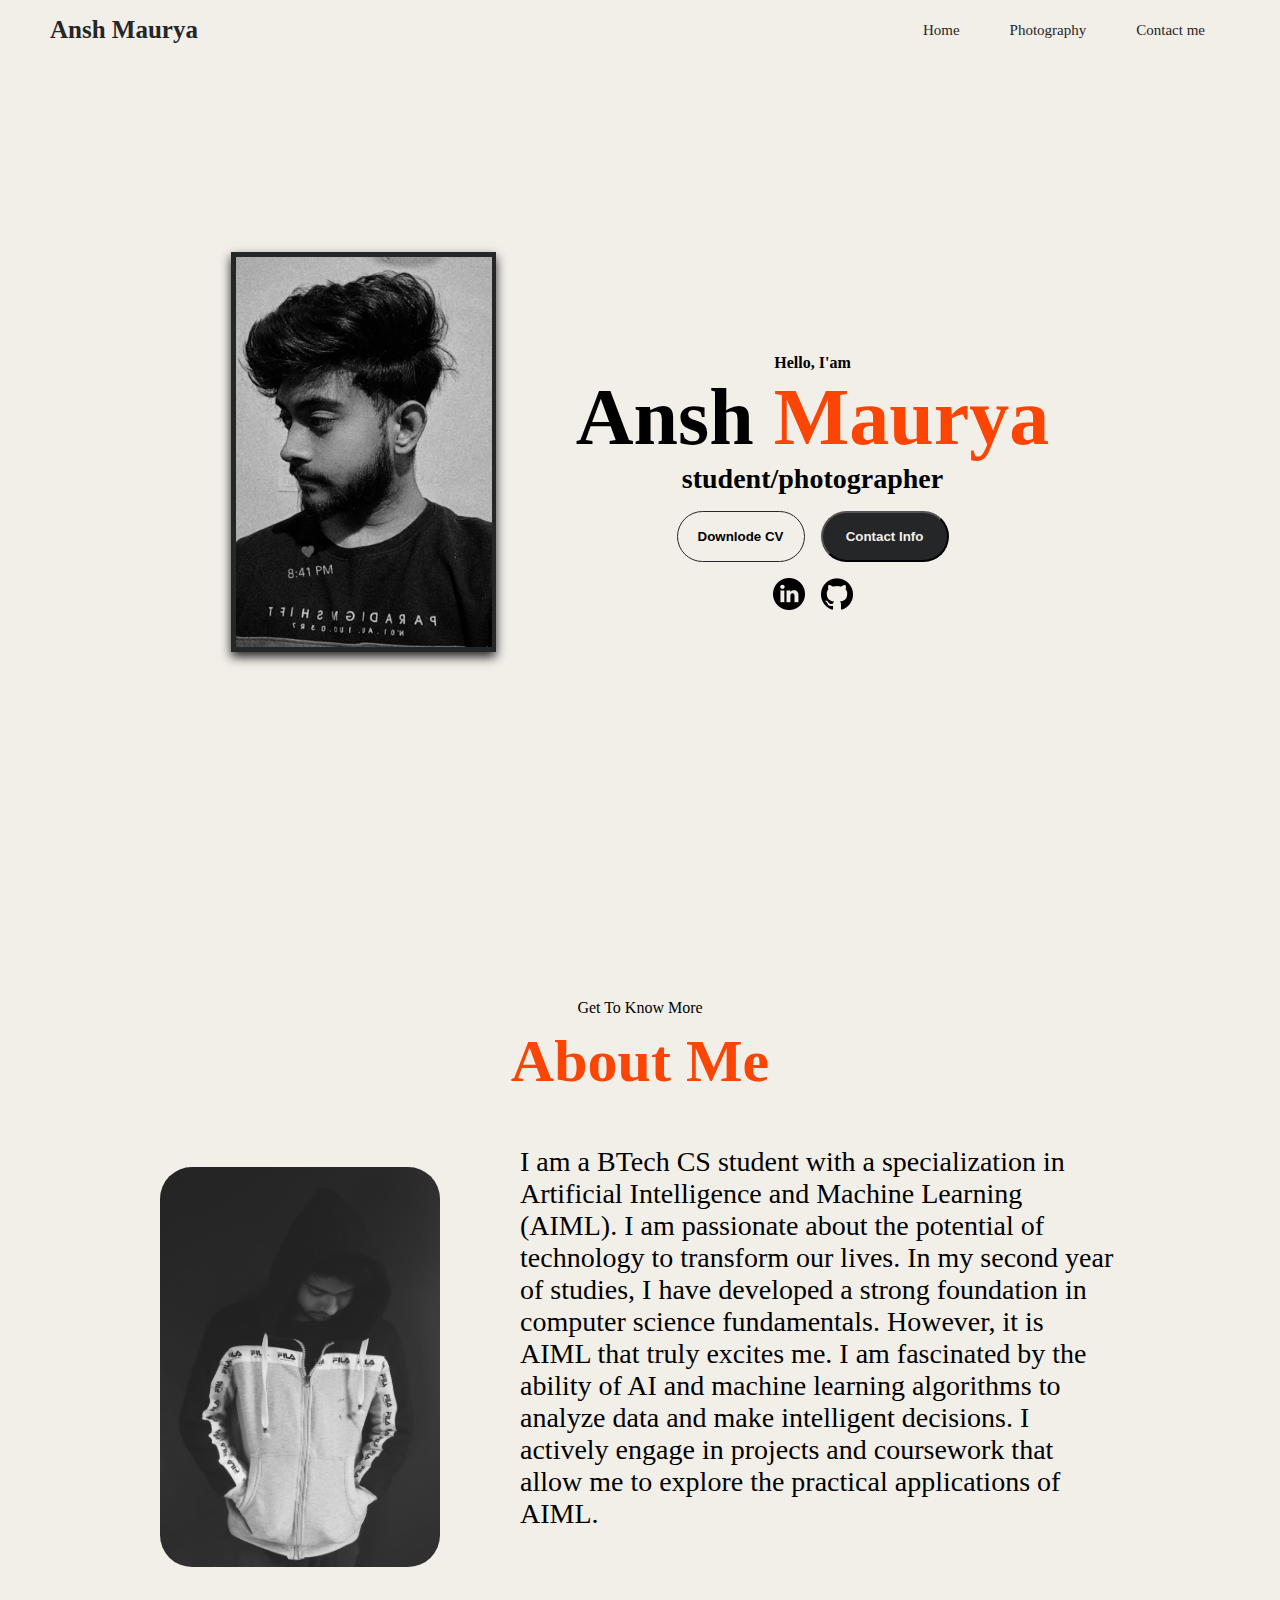
<file: index.html>
<!DOCTYPE html>
<html lang="en">
  <head>
    <meta charset="UTF-8" />
    <meta name="viewport" content="width=device-width, initial-scale=1.0" />
    <title>Ansh's Portfolio</title>
    <link rel="stylesheet" href="port.css" />
    <link rel="stylesheet" href="https://cdnjs.cloudflare.com/ajax/libs/font-awesome/6.4.0/css/all.min.css" integrity="sha512-iecdLmaskl7CVkqkXNQ/ZH/XLlvWZOJyj7Yy7tcenmpD1ypASozpmT/E0iPtmFIB46ZmdtAc9eNBvH0H/ZpiBw==" crossorigin="anonymous" referrerpolicy="no-referrer" />
  </head>
  <body>
    <header>
      <div class="logo">
        Ansh Maurya
      </div>
      <div class="hamburger">
        <div class="line"></div>
        <div class="line"></div>
        <div class="line"></div>
      </div>
      <nav class="nav-bar">
        <ul>
          <li>
            <a href="index.html">Home</a>
          </li>
          <li>
            <a href="pg.html">Photography</a>
          </li>
          <li>
            <a href="contact.html">Contact me</a>
          </li>
        </ul>
      </nav>
    </header>
    <script>
      hamburger = document.querySelector(".hamburger");
      hamburger.onclick = function () {
        navBar = document.querySelector(".nav-bar");
        navBar.classList.toggle("active");
      }
    </script>
    <section id="profile">
      <div class="section_pic-container">
        <img src="Snapchat-1445814258-01.jpeg.jpg" alt="my porfile" />
      </div>
      <div class="section_text">
        <p class="section_text_p1">Hello, I'am</p>
        <h1 class="title">Ansh <span>Maurya</span></h1>
        <p class="section_text_p2">student/photographer</p>
        <div class="btn-container">
          <button class="btn btn-color-2" onclick="window.open('https://drive.google.com/file/d/11msnfCaohEZGunCUJ5DXx5Zd41TP6ObH/view?usp=drive_link')">Downlode CV</button>
          <button class="btn btn-color-1" onclick="location.href='contact.html'">Contact Info</button>
        </div>
        <div id="social-container">
          <img  src="linkedin.png" alt="my linkedin profile" class="icon" onclick="location.href='https://www.linkedin.com/in/ansh-maurya-36876a23a'">
          <img src="github.png" alt="my github profile"  class="icon" onclick="location.href='https://github.com/sam-aiml'">
         
        </div>
      </div>
    </section>
    <section id="about">
      <p class="section_text_p1">Get To Know More</p>
      <h1 class="title1">About Me</h1>
      <div class="section-container">
        <div class="section__pic-container">
          <img src="PicsArt_01-04-02.21.41.jpg" alt="Profile picture" class="about-pic"/>
        </div>
        
              
          <div class="text-container">
            <p>
              

            I am a BTech CS student with a specialization in Artificial Intelligence and Machine Learning (AIML). I am passionate about the potential of technology to transform our lives.

             In my second year of studies, I have developed a strong foundation in computer science fundamentals. However, it is AIML that truly excites me. I am fascinated by the ability of AI and machine learning algorithms to analyze data and make intelligent decisions.

            I actively engage in projects and coursework that allow me to explore the practical applications of AIML. 
            
           
            </p>
          </div>
        </div>
      </div>
      
    </section>
    </section>
    <footer>
      <nav>
          <div class="nav-links-container">
            <ul class="nav-links">
              <li><a href="https://www.facebook.com/ansh.maurya.9210256?mibextid=ZbWKwL"><i class="fa-brands fa-facebook"></i></a></li>
              <li><a href="https://instagram.com/all.about.ansh?igshid=MzRlODBiNWFlZA=="><i class="fa-brands fa-instagram"></i></a></li>
              
              <li><a href="https://twitter.com/sam_maury_"><i class="fa-brands fa-twitter"></i></a></li>
             
          </div>
        </nav>
    
    
  </footer> 
  </body>
</html>
</file>
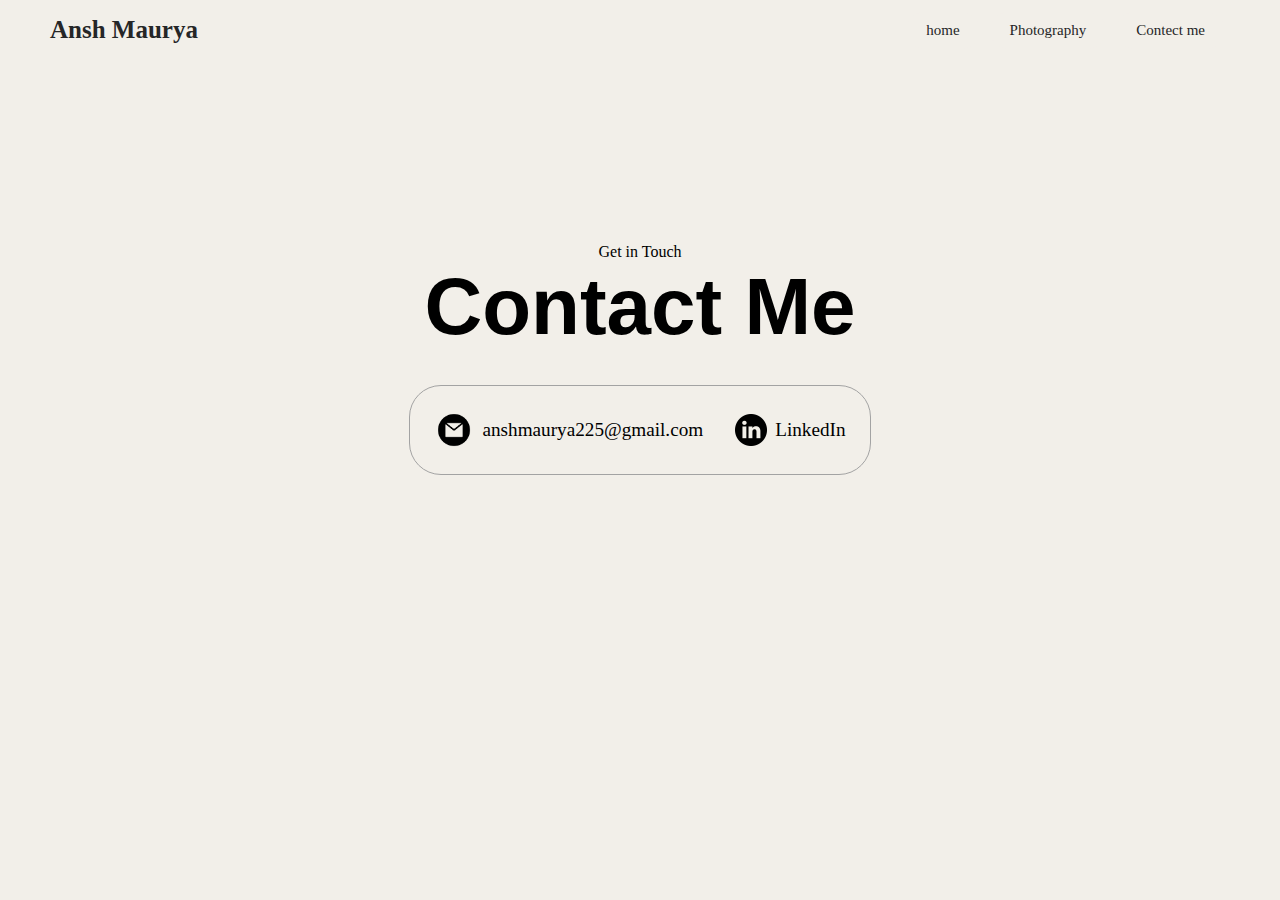
<file: contact.html>
<!DOCTYPE html>
<html lang="en">
<head>
    <meta charset="UTF-8">
    <meta name="viewport" content="width=device-width, initial-scale=1.0">
    <title>Contact</title>
    <link rel="stylesheet" href="contact.css">
    <link rel="stylesheet" href="https://cdnjs.cloudflare.com/ajax/libs/font-awesome/6.4.0/css/all.min.css" integrity="sha512-iecdLmaskl7CVkqkXNQ/ZH/XLlvWZOJyj7Yy7tcenmpD1ypASozpmT/E0iPtmFIB46ZmdtAc9eNBvH0H/ZpiBw==" crossorigin="anonymous" referrerpolicy="no-referrer" />
</head>
<body>
    <header>
        <div class="logo">
          Ansh Maurya
        </div>
        <div class="hamburger">
          <div class="line"></div>
          <div class="line"></div>
          <div class="line"></div>
        </div>
        <nav class="nav-bar">
          <ul>
            <li>
              <a href="port.html">home</a>
            </li>
            <li>
              <a href="pg.html">Photography</a>
            </li>
            <li>
              <a href="contact.html">Contect me</a>
            </li>
          </ul>
        </nav>
      </header>
      <script>
        hamburger = document.querySelector(".hamburger");
        hamburger.onclick = function () {
          navBar = document.querySelector(".nav-bar");
          navBar.classList.toggle("active");
        };
      </script>
</section>
<section id="contact">
  <p class="section__text_p1">Get in Touch</p>
  <h1 class="title">Contact Me</h1>
  <div class="contact-info-upper-container">
    <div class="contact-info-container">
      <img
        src="email.png"
        alt="Email icon"
        class="icon contact-icon email-icon"/>
      <p><a href="anshmaurya225@gmail.com">anshmaurya225@gmail.com</a></p>
    </div>
    <div class="contact-info-container">
      <img
        src="linkedin.png"
        alt="LinkedIn icon"
        class="icon contact-icon"  
      />
      <p><a href="">LinkedIn</a></p>
    </div>
  </div>
</section>

<footer>
    <nav>
        <div class="nav-links-container">
          <ul class="nav-links">
            <li><a href="https://www.facebook.com/ansh.maurya.9210256?mibextid=ZbWKwL"><i class="fa-brands fa-facebook"></i></a></li>
            <li><a href="https://instagram.com/all.about.ansh?igshid=MzRlODBiNWFlZA=="><i class="fa-brands fa-instagram"></i></a></li>
            
            <li><a href="#"><i class="fa-brands fa-twitter"></i></a></li>
          </ul>
        </div>
      </nav>
  
  
</footer> 
</body>
</html>
</file>
<file: port.css>
*{
    margin: 0;
    padding: 0;
    list-style: none;
    
    box-sizing: border-box;
    background-color:#f2efe9 ;

}
body{
    background-color: #f2efe9;
}
header{
    width: 100%;
    height: 60px;
    
    display: flex;
    align-items: center;
    justify-content: space-between;
    padding: 0 100px ;

}
.logo{
    
    font-size: 25px;
    font-weight: bold;
    font-family: cursive;
    color:#252627
}


    
    
     

.hamburger{

    display: none;
}
.nav-bar ul{
    display: flex;

}
.nav-bar ul li a{
    display:block;
    color: #252627;
    font-size: 15px;
    padding: 10px 20px ;
    border-radius: 50px;
    transition: 0.2s;
    margin: 0 5px;
    

}
.nav-bar ul li a:hover{
    color: #f2efe9;
    background: #252627;
}
.nav-bar ul li a.active {
    color:  #f2efe9;
    background: #252627;
}
@media only screen and (max-width:1320px){
    header{
        padding: 0 50px;
    }
}
@media only screen and (max-width:1100px){
    header{
        padding: 0 30px;
    }
}

    
@media only  screen  and (max-width:830px){
    .hamburger{
        display: block;
        cursor: pointer;
    }
    .hamburger .line{
        width: 20px;
        height: 2px;
        background: #252627;
        margin: 6px 0 ;
    }
    .nav-bar {
        height: 0;
        position: absolute;
        top: 60px;
        left: 0;
        right: 0;
        width: 100vw;
        background: #f2efe9;
        transition: 0.5s;
        overflow: hidden;
    }
    .nav-bar.active{
        height: 230px;
    }
    .nav-bar ul{
        display: block;
        width: fit-content;
        margin: 80px autu 0 auto;
        text-align: center;
        transition: 0.5s;
        opacity: 0;
        
        
    }
    .nav-bar.active ul{
        opacity: 1;
    }
    .nav-bar ul li a{
        margin-bottom: 12px;
        
        
    }
}
    
/* section */

section{
    padding-top: 4vh;
    height: 90vh;
    margin: 0 10rem;
    box-sizing: border-box;
    min-height: fit-content;

}
.section-container{
    display: flex;
}
/* profile section */

#profile{
    display: flex;
    justify-content: center;
    gap: 5rem;
    height: 80vh;
    
}
.section_pic-container{
    display: flex;
    height: 400px;
    width: 265px;
    margin: auto 0;
    border: 5px solid  #252627;
    box-shadow: 0 5px 10px  #252627;;
    transition: 0.5s;

}
.section_pic-container:hover{
    transform: scale(1.2);
}
    
 
    

.section_text{
   align-self: center;
   text-align: center; 
}
.section_text p{
    font-weight: 600;
}
.section_text_p1{
    text-align: center; 
}
.section_text_p2{
   font-size: 1.75rem;
   margin-bottom: 1rem;
}
.title{
    font-size: 5rem;
    text-align: center;
    font-family: cursive;
}
span{
    color:rgb(250, 69, 4);;
}

#social-container{
    display: flex;
    justify-content: center;
    margin-top: 1rem;
    gap: 1rem;
}

/* icon */

.icon{
    cursor: pointer;
    height: 2rem;

}

/* button */

.btn-container{
    display: flex;
    justify-content: center;
    gap: 1rem;

}
.btn{
    font-weight: 600;
    transform: all 300ms ease;
    padding: 1rem;
    width: 8rem;
    border-radius: 2rem;
}

.btn-color-1{
    background-color: #252627;
    color: #f2efe9;
}
.btn-color-2{
    border:0.1rem solid #252627;
}

.btn-color-1:hover,
.btn-color-2:hover{
    cursor: pointer;
}

.btn-color-1:hover{
    background-color: #f2efe9;
    color: #252627;
}

.btn-color-2:hover{
    background-color: #252627;
    color: #f2efe9;
}

.btn-container{
    gap: 1rem;
}



/* about */

#about {
    position: relative;
    
}
.section_text_p1{
    text-align: center;
    padding-top: 60px
}
.title1{
    font-size: 60px;
    text-align: center;
    margin-top: 10px;
     
    color:rgb(250, 69, 4);;
}
.about-pic {
    border-radius: 2rem;
    height: 400px;
    width: 280px;
}


.section-container {
    gap: 5rem;
    height: 70%;
}
.section__pic-container {
    height: 400px;
    width: 400px;
    margin: auto 0;
}
.text-container{
    padding-top: 50px;
    font-size: 28px;
    white-space: 5px;

}
footer {
    height: 10vh;
    margin: 0 2rem;
    
}

nav,
.nav-links {
  display: flex;
}

nav {
  justify-content: space-around;
  align-items: center;
  height: 13vh;
}

.nav-links {
  gap: 1rem;
  list-style: none;
  font-size: 1.5rem;
}

a {
  color: black;
  text-decoration: none;
  text-decoration-color: white;
  background-color: #f2efe9;
}

a:hover {
  color: grey;
  text-decoration: underline;
  text-underline-offset: 1rem;
  text-decoration-color: rgb(181, 181, 181);
}

@media screen and (max-width: 1400px) {
    #profile {
      height: 83vh;
      margin-bottom: 6rem;
    }
    .about-containers {
      flex-wrap: wrap;
    }
}
  
@media screen and (max-width: 1200px) {
    #desktop-nav {
      display: none;
    }
    #hamburger-nav {
      display: flex;
    }
    
    #profile,
    .section-container {
      display: block;
    }
   
    section,
    .section-container {
      height: fit-content;
      
    }
    section {
      margin: 0 5%;
    }
    .section_pic-container {
      width: 183px;
      height: 275px;
      margin: 0 auto 2rem;
      
    }
    .section__pic-container {
        width: 275px;
        height: 275px;
        margin: 0 auto 6rem;
        
      }
      


    .text-containers {
      margin: 0 auto 2rem;
    }
    
    .section__text__p2 {
        font-size: 1.25rem;
    }
    .title {
        font-size: 2rem;
    }
    .text-container {
        text-align: justify;
    }
}
</file>
<file: contact.css>
*{
    margin: 0;
    padding: 0;
    list-style: none;
    text-decoration: none;
    box-sizing: border-box;
    background-color:#f2efe9;

}
header{
  width: 100%;
  height: 60px;
  background-color: #f2efe9;
  display: flex;
  align-items: center;
  justify-content: space-between;
  padding: 0 100px ;

}
.logo{
  
  font-size: 25px;
  font-weight: bold;
  font-family: cursive;
  color: #252627
 
}


  
  
   

.hamburger{

  display: none;
}
.nav-bar ul{
  display: flex;

}
.nav-bar ul li a{
  display:block;
  color: #252627;
  font-size: 15px;
  padding: 10px 20px ;
  border-radius: 50px;
  transition: 0.2s;
  margin: 0 5px;
  

}
.nav-bar ul li a:hover{
  color: #f2efe9;
  background: #252627;
}
.nav-bar ul li a.active {
  color: #f2efe9;
  background: #252627;
}
@media only  screen  and (max-width:1300px){
  header{
      padding: 0 50px;
  }
}
@media only  screen  and (max-width:1100px){
  header{
      padding: 0 30px;
  }
}


@media only  screen  and (max-width:830px){
  .hamburger{
      display: block;
      cursor: pointer;
  }
  .hamburger .line{
      width: 30px;
      height: 2px;
      background: #252627;
      margin: 6px 0 ;
  }
  .nav-bar {
      height: 0;
      position: absolute;
      top: 60px;
      left: 0;
      right: 0;
      width: 100vw;
      background: #f2efe9;
      transition: 0.5s;
      overflow: hidden;
  }
  .nav-bar.active{
      height: 250px;

  }
  .nav-bar ul{
      display :block;
      width: fit-content;
      margin: 80px auto 0 auto;
      text-align: center;
      transition: 0.5s;
      opacity: 0;

  }
  .nav-bar.active ul{
      opacity: 1;
  }
  .nav-bar ul li a{
      margin-bottom: 12px;


  }
}


/* CONTACT */

#contact {
    display: flex;
    justify-content: center;
    flex-direction: column;
    height: 70vh;
}
.section_text{
    align-self: center;
    text-align: center; 
}
.section_text p{
     font-weight: 600;
}
.section__text_p1{
     text-align: center; 
}
.section_text_p2{
    font-size: 1.75rem;
    margin-bottom: 1rem;
}
.title{
     font-size: 5rem;
     text-align: center;
     font-family: Arial, Helvetica, sans-serif;
}
  
.contact-info-upper-container {
    display: flex;
    justify-content: center;
    border-radius: 2rem;
    border: rgb(53, 53, 53) 0.1rem solid;
    border-color: rgb(163, 163, 163);
    background: (250, 250, 250);
    margin: 2rem auto;
    padding: 0.5rem;
}
  
.contact-info-container {
    display: flex;
    align-items: center;
    justify-content: center;
    gap: 0.5rem;
    margin: 1rem;
}
  
.contact-info-container p {
    font-size: larger;
}
  
.contact-icon {
    cursor: default;
    height: 2rem;
}

.email-icon {
    height: 2.5rem;
}
  
  /* FOOTER SECTION */
  
footer {
    height: 6vh;
    margin: 0 1rem;
    
}

nav,
.nav-links {
  display: flex;
}

nav {
  justify-content: space-around;
  align-items: center;
  height: 13vh;
}

.nav-links {
  gap: 2rem;
  list-style: none;
  font-size: 1.5rem;
}

a {
  color: black;
  text-decoration: none;
  text-decoration-color: white;
}

a:hover {
  color: grey;
  text-decoration: underline;
  text-underline-offset: 1rem;
  text-decoration-color: rgb(181, 181, 181);
}

@media screen and (max-width: 600px) {
  #contact,
  footer {
    height: 40vh;
  }
  #profile {
    height: 83vh;
    margin-bottom: 0;
  }
  article {
    font-size: 1rem;
  }
  footer nav {
    height: fit-content;
    margin-bottom: 2rem;
  }
  .about-containers,
  .contact-info-upper-container,
  .btn-container {
    flex-wrap: wrap;
  }
  .contact-info-container {
    margin: 0;
  }
  .contact-info-container p,
  .nav-links li a {
    font-size: 1rem;
  }
  .experience-sub-title {
    font-size: 1.25rem;
  }
  .logo {
    font-size: 1.5rem;
  }
  .nav-links {
    flex-direction: row;
    gap: 0.5rem;
    text-align: center;
  }
  .section__pic-container {
    width: auto;
    height: 46vw;
    justify-content: center;
  }
  .section__text__p2 {
    font-size: 1.25rem;
  }
  .title {
    font-size: 2rem;
  }
  .text-container {
    text-align: justify;
  }
}
</file>
